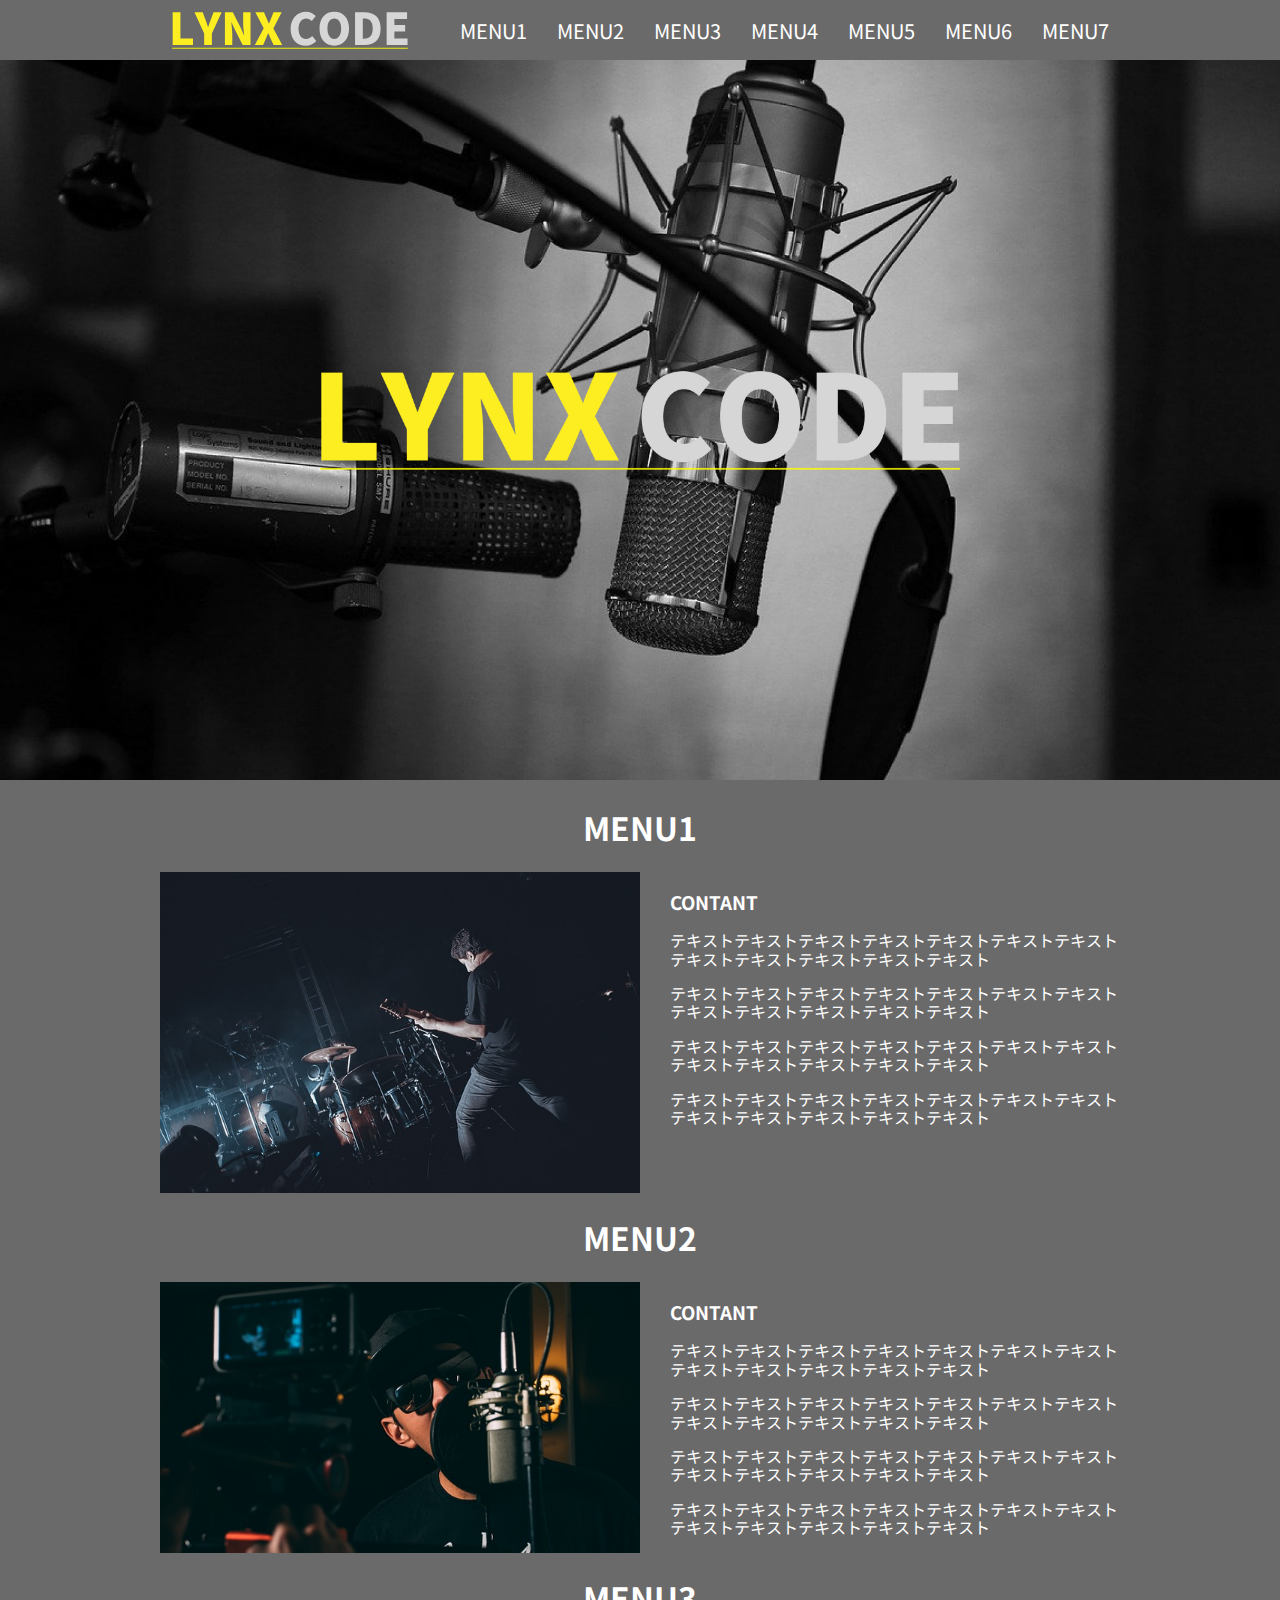
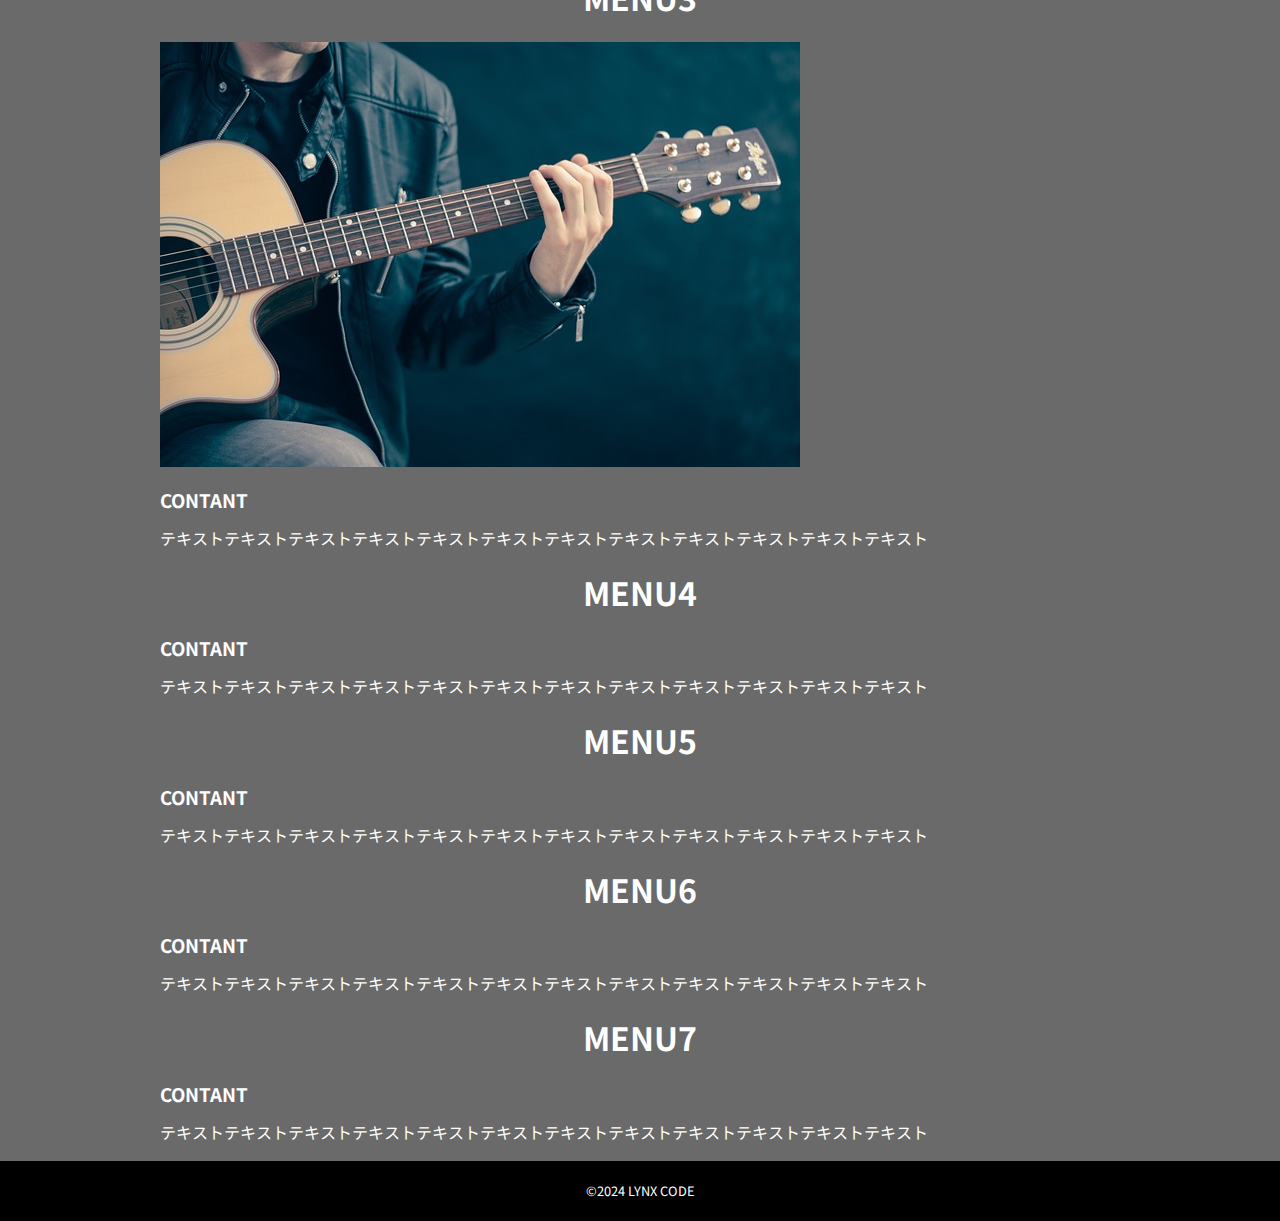
<file: lynxcode/index.html>
<!DOCTYPE html>
<html lang="ja">

<head>
    <!---->
    <title>HTML/CSS:基礎学習</title>
    <meta charset="UTF-8">
    <meta name="description" content="私が学習しているHTML/CSSの基礎学習のまとめサイトです。">
    <!---->
    <meta name="viewport" content="width=device-width, initial-scale=1.0">
    <!---->
    <!---->
    <link rel="icon" href="images/icon.png">
    <!---->
    <link rel="stylesheet" href="css/normalize.css">
    <link rel="stylesheet" href="css/style.css">
    <!---->
    <link rel="preconnect" href="https://fonts.googleapis.com">
    <link rel="preconnect" href="https://fonts.gstatic.com" crossorigin>
    <link href="https://fonts.googleapis.com/css2?family=Noto+Sans+JP:wght@100..900&display=swap" rel="stylesheet">
</head>

<body>
    <!---->
    <header id="header">
        <h1 class="header-logo">
            <a href="index.html"><img src="images/logo.svg" alt="logo"></a>
        </h1>
        <nav>
            <ul>
                <li><a href="#menu1">MENU1</a></li>
                <li><a href="#menu2">MENU2</a></li>
                <li><a href="#menu3">MENU3</a></li>
                <li><a href="#menu4">MENU4</a></li>
                <li><a href="#menu5">MENU5</a></li>
                <li><a href="#menu6">MENU6</a></li>
                <li><a href="#menu7">MENU7</a></li>
            </ul>
        </nav>
    </header>
    <!---->

    <!---->
    <main>
        <article>
            <div>
                <img src="images/mainvisual_logo.jpg" alt="mainvisual">
            </div>
            <!---->
            <section id="menu1" class="container">
                <h2 class="section-title">MENU1</h2>
                <div class="menu1-contant">
                    <img src="images/live.jpg" alt="コンサートをするバンド">
                    <div class="menu1-text">
                        <h3>CONTANT</h3>
                        <p>テキストテキストテキストテキストテキストテキストテキストテキストテキストテキストテキストテキスト</p>
                        <p>テキストテキストテキストテキストテキストテキストテキストテキストテキストテキストテキストテキスト</p>
                        <p>テキストテキストテキストテキストテキストテキストテキストテキストテキストテキストテキストテキスト</p>
                        <p>テキストテキストテキストテキストテキストテキストテキストテキストテキストテキストテキストテキスト</p>
                    </div>
                </div>
            </section>
            <!---->

            <!---->
            <section id="menu2" class="container">
                <h2 class="section-title">MENU2</h2>
                <div class="menu2-contant">
                    <img src="images/man.jpg" alt="歌う男性">
                    <div class="menu2-text">
                        <h3 class="contant-title">CONTANT</h3>
                        <p>テキストテキストテキストテキストテキストテキストテキストテキストテキストテキストテキストテキスト</p>
                        <p>テキストテキストテキストテキストテキストテキストテキストテキストテキストテキストテキストテキスト</p>
                        <p>テキストテキストテキストテキストテキストテキストテキストテキストテキストテキストテキストテキスト</p>
                        <p>テキストテキストテキストテキストテキストテキストテキストテキストテキストテキストテキストテキスト</p>
                    </div>
                </div>
            </section>
            <!---->

            <!---->
            <section id="menu1" class="container">
                <h2 class="section-title">MENU3</h2>
                <div class="menu3-contant">
                    <img src="images/guitar.jpg" alt="ギターを弾く男性">
                    <div>
                        <h3>CONTANT</h3>
                        <p>テキストテキストテキストテキストテキストテキストテキストテキストテキストテキストテキストテキスト</p>
                    </div>
                </div>
            </section>
            <!---->

            <!---->
            <section id="menu4" class="container">
                <h2 class="section-title">MENU4</h2>
                <h3 class="contant-title">CONTANT</h3>
                <p>テキストテキストテキストテキストテキストテキストテキストテキストテキストテキストテキストテキスト</p>
            </section>
            <!---->

            <!---->
            <section id="menu5" class="container">
                <h2 class="section-title">MENU5</h2>
                <h3 class="contant-title">CONTANT</h3>
                <p>テキストテキストテキストテキストテキストテキストテキストテキストテキストテキストテキストテキスト</p>
            </section>
            <!---->

            <!---->
            <section id="menu6" class="container">
                <h2 class="section-title">MENU6</h2>
                <h3 class="contant-title">CONTANT</h3>
                <p>テキストテキストテキストテキストテキストテキストテキストテキストテキストテキストテキストテキスト</p>
            </section>
            <!---->

            <!---->
            <section id="menu7" class="container">
                <h2 class="section-title">MENU7</h2>
                <h3 class="contant-title">CONTANT</h3>
                <p>テキストテキストテキストテキストテキストテキストテキストテキストテキストテキストテキストテキスト</p>
            </section>
            <!---->
        </article>
    </main>
    <!---->

    <!---->
    <footer id="footer">
        <small>
            <p>&copy;2024 LYNX CODE</p>
        </small>
    </footer>
    <!---->
</body>

</html>
</file>
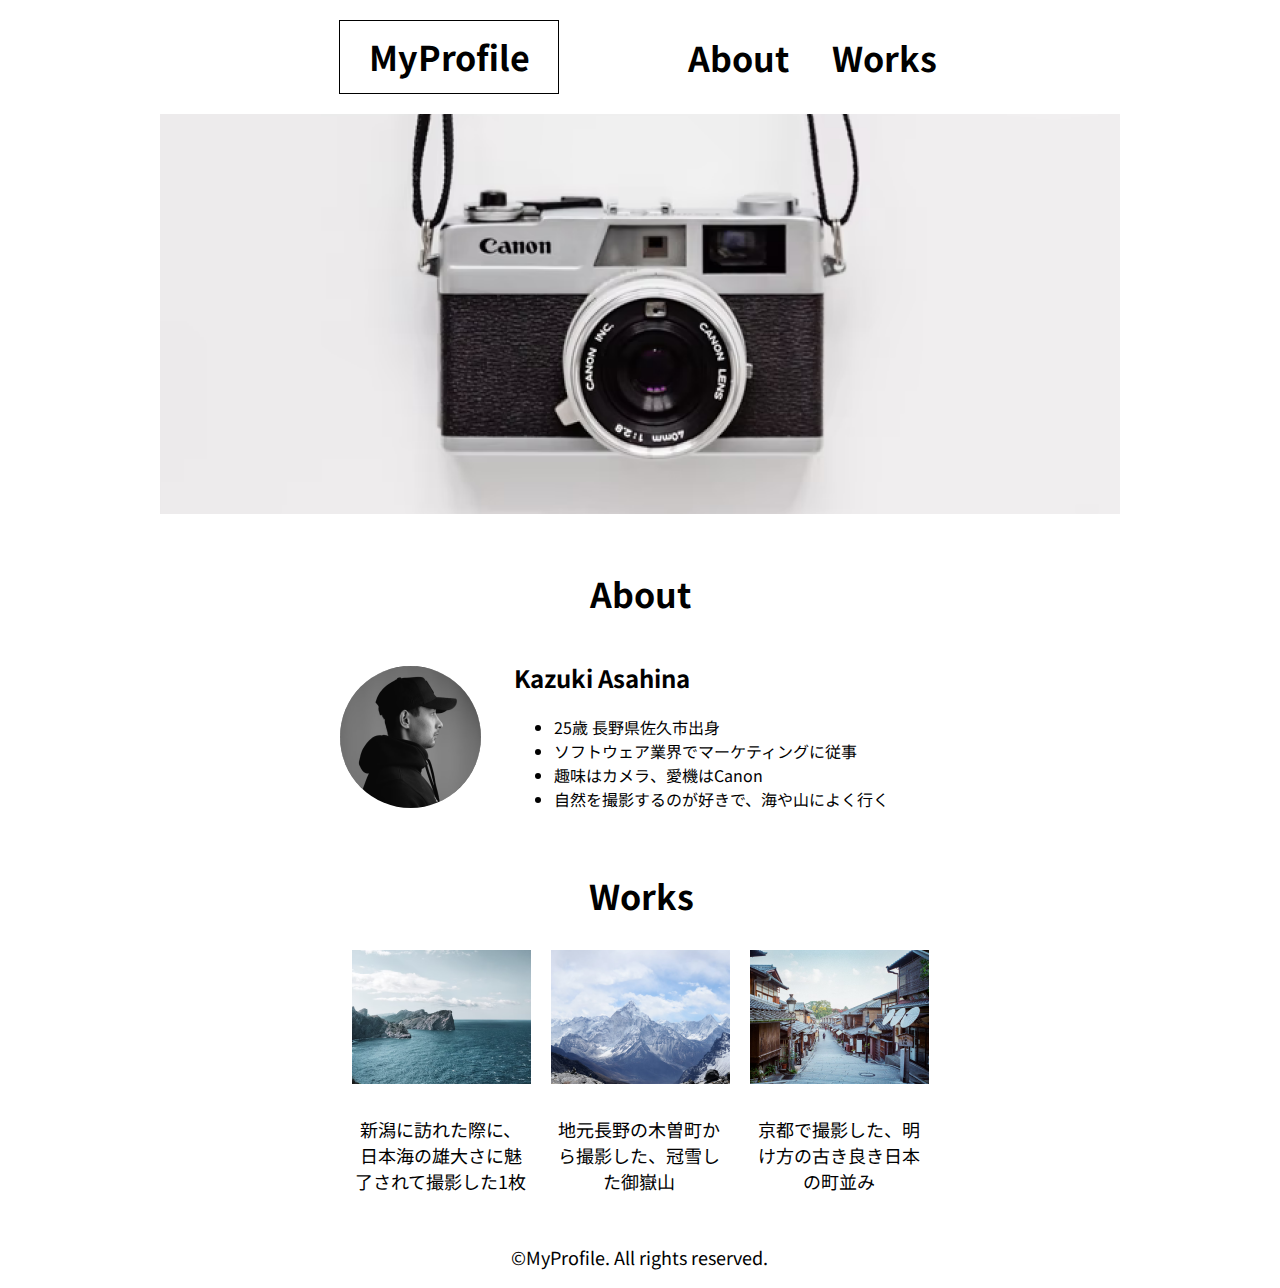
<file: 模写コーディング/index.html>
<!DOCTYPE html>
<html lang="ja">

<head>
    <meta charset="UTF-8">
    <meta name="viewport" content="width=device-width, initial-scale=1.0">
    <title>MyProfile</title>
    <meta name="description" content="Kazuki Asahina プロフィールサイトです。">
    <!-- CSSのリンク -->
    <link rel="stylesheet" href="style.css">
    <!-- Google fontのリンク -->
    <link rel="preconnect" href="https://fonts.googleapis.com">
    <link rel="preconnect" href="https://fonts.gstatic.com" crossorigin>
    <link href="https://fonts.googleapis.com/css2?family=Noto+Sans+JP:wght@100..900&display=swap" rel="stylesheet">
</head>

<body>
    <!-- header -->
    <header>
        <nav id="nav-pc">
            <div id="nav-content1">
                <a href="index.html">MyProfile</a>
            </div> 
            <div id="nav-content2">   
                <a href="index.html#about">About</a>
                <a href="index.html#works">Works</a>
            </div>    
        </nav>
    </header>
    
    
    <!-- main -->
    <main>
        <img id="main-visual" src="images/main.png" alt="Canon製品の一眼レフカメラ">
        <!-- 本文 -->
        <article>
            <!-- About -->
            <section id="about">
                <h1>About</h1>
                <div id="about-content">
                    <div>
                     <img id="about-img" src="images/about.png" alt="Kazuki Asahinaプロフィール写真">
                    </div>
                    <div id="about-profile">
                     <h2>Kazuki Asahina</h2>
                      <ul>
                         <li>25歳 長野県佐久市出身</li>
                         <li>ソフトウェア業界でマーケティングに従事</li>
                         <li>趣味はカメラ、愛機はCanon</li>
                         <li>自然を撮影するのが好きで、海や山によく行く</li>
                      </ul>
                    </div>
                </div>
            </section>
            <!-- Works -->
            <section id="works">
                <h1>Works</h1>
                <div id="works-content">
                    <div class="works-card">
                        <img src="images/works1.png" alt="新潟の海">
                        <p>新潟に訪れた際に、日本海の雄大さに魅了されて撮影した1枚</p>
                    </div>

                    <div class="works-card-center">
                        <img src="images/works2.png" alt="長野の御嶽山">
                        <p>地元長野の木曽町から撮影した、冠雪した御嶽山</p>
                    </div>

                    <div class="works-card">
                        <img src="images/works3.png" alt="京都の町並み">
                        <p>京都で撮影した、明け方の古き良き日本の町並み</p>
                    </div>
                </div>
            </section>
        </article>
    </main>
    <!-- footer -->
    <footer>
        <p>&copy;MyProfile. All rights reserved.</p>
    </footer>
</body>
</html>
</file>
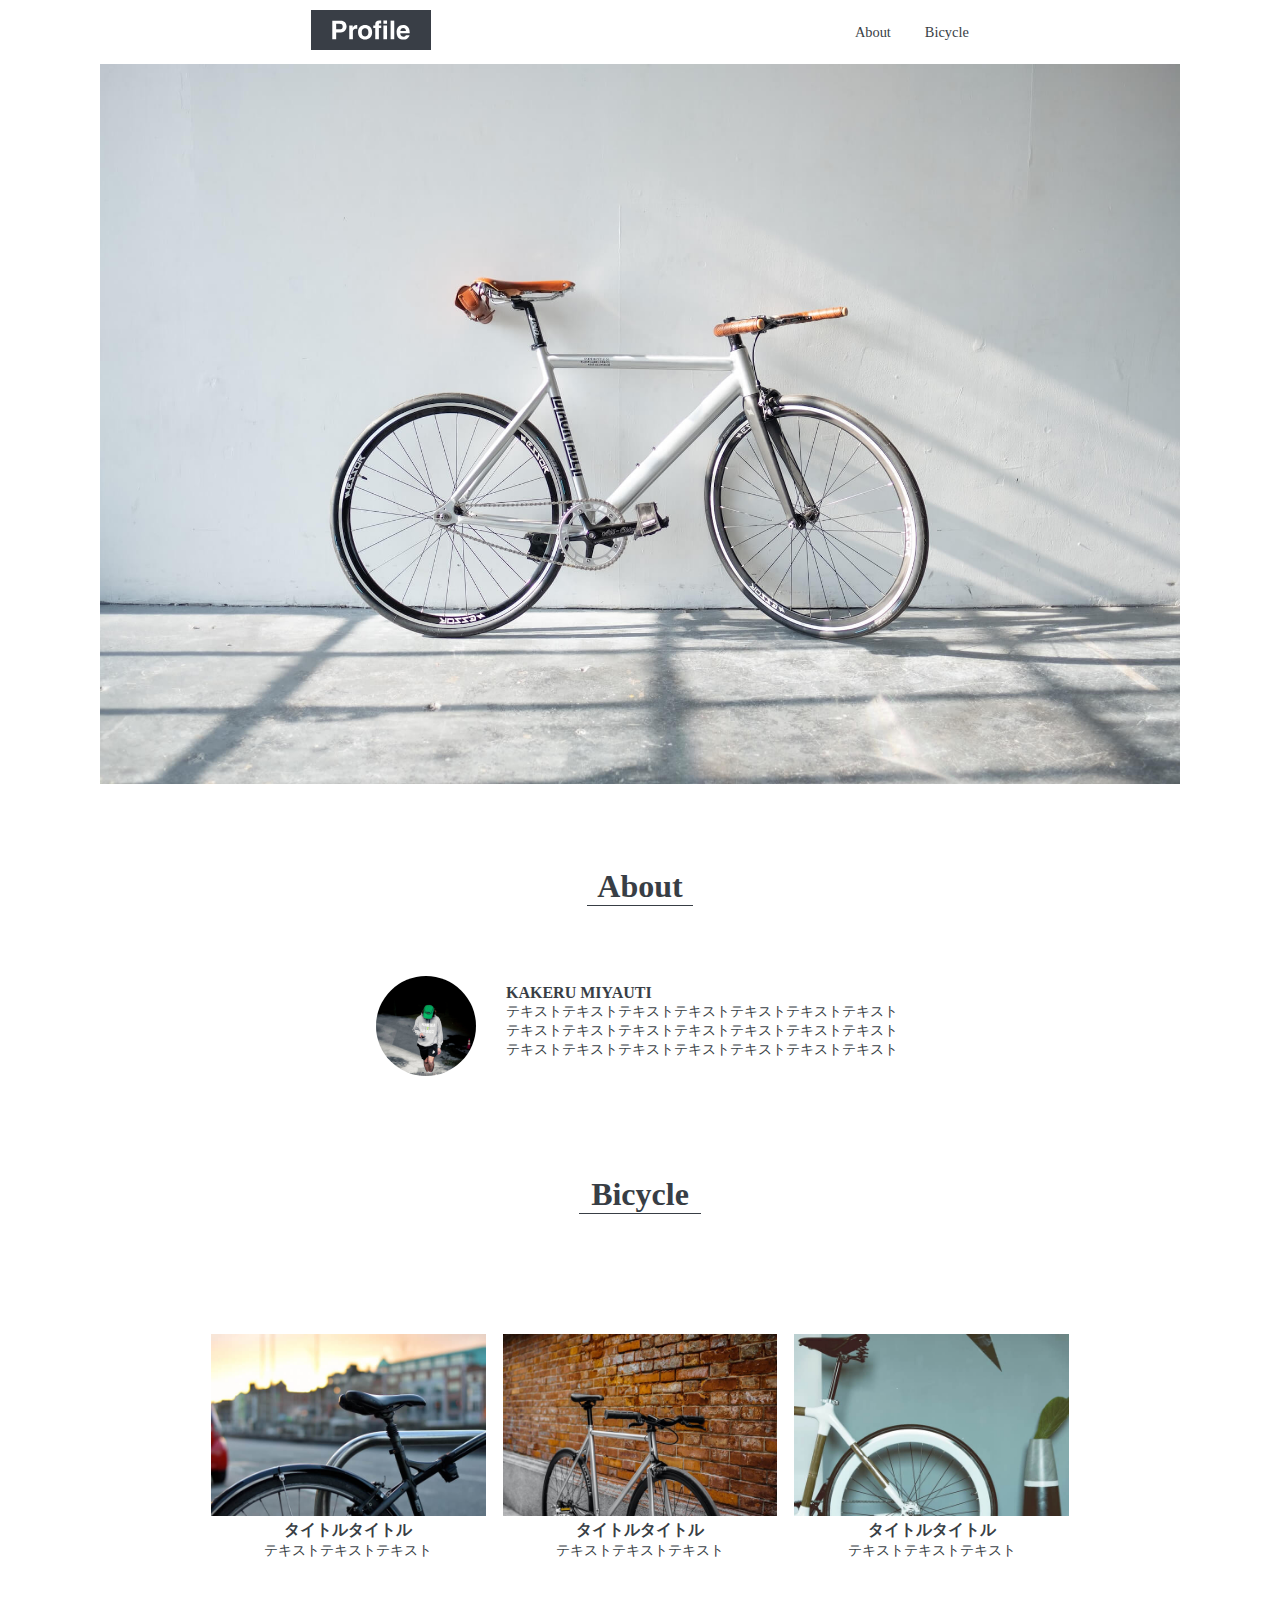
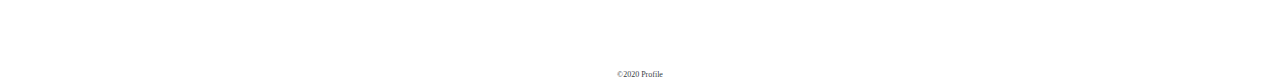
<file: 入門編：プロフィールサイト／1カラム/Profile/index.html>
<!DOCTYPE html>
<html lang="ja">
    <head>
        <title>Profile</title>
        <meta charset="UTF-8">
        <meta name="description" content="KAKERU MIYAUTI PROFILE">
        <meta name="viewport" content="width=device-width, initial-scale=1">
        <!-- CSS -->
        <link rel="stylesheet" href="style.css">
    </head>
    <body>
        <!-- header -->
        <header>
            <nav id="nav-pc">
                <a href="index.html"><img id="logo" src="img/logo.svg" alt="ロゴ"></a>
                <div class="nav-menu">
                    <a href="index.html#about">About</a>
                    <a href="index.html#bicycle">Bicycle</a>
                </div>
            </nav>
        </header>

        <main>
            <article>
                <!-- main visual -->
                <div>
                    <img id="mainvisual" src="img/mainvisual.jpg" alt="白い競技用自転車">
                </div>

                <!-- About -->
                <section id="about">
                    <h1>About</h1>
                    <div class="about-content">
                        <img class="about-img" src="img/about.jpg" alt="KAKERU MIYAUTI プロフィール画像">
                        <div class="about-text">
                            <h2>KAKERU MIYAUTI</h2>
                            <p>テキストテキストテキストテキストテキストテキストテキスト テキストテキストテキストテキストテキストテキストテキスト テキストテキストテキストテキストテキストテキストテキスト</p>
                        </div>
                    </div>
                </section>

                <!-- Bicycle -->
                <section id="bicycle">
                    <h1>Bicycle</h1>
                    <div class="bicycle-content">
                        <div class="bicycle-card">
                            <img src="img/bicycle1.jpg" alt="黒のボディーの自転車">
                            <h2>タイトルタイトル</h2>
                            <p>テキストテキストテキスト</p>
                        </div>
                        <div class="bicycle-card-center">
                            <img src="img/bicycle2.jpg" alt="銀のボディーの自転車">
                            <h2>タイトルタイトル</h2>
                            <p>テキストテキストテキスト</p>
                        </div>
                        <div class="bicycle-card">
                            <img src="img/bicycle3.jpg" alt="金のボディーの自転車">
                            <h2>タイトルタイトル</h2>
                            <p>テキストテキストテキスト</p>
                        </div>
                    </div>
                </section>
            </article>
        </main>
        <!-- footer -->
        <footer>&copy;2020 Profile</footer>
    </body>   
</html>
</file>
<file: lynxcode/css/style.css>
@charset "utf-8";

/* フォントのサイズをブラウザの基準に設定。 */
html {
    font-size: 100%;
}

/* ボディー内の背景色 文字色 使用するフォントを指定。 */
body {
    background-color: #6a6a6a;
    color: #ffffff;
    font-family: "Noto Sans JP", sans-serif;
}

/* 写真がはみ出ないようにサイズを画面幅いっぱいに表示。 */
img {
    max-width: 100%;
}

/* リンクの装飾をリセット。 */
a {
    text-decoration: none;
}

/* リストの先頭の装飾をリセット。*/
li {
    list-style: none;
}

/* 各セクションごとの最大幅の共通設定。*/
.container {
    max-width: 960px;
    margin: 0px auto 20px auto;
    padding: 0 4%;
}

/* 各セクションの見出し部分の共通設定。*/
.section-title {
    font-size: 2rem;
    text-align: center;
}

/* headerのimgと目に見えないaタグの行間をなくすため*/
.header-logo {
    line-height: 1px;
}

/* headerの画像幅にaタグのリンクを貼るため */
.header-logo a {
    display: block;
}

.header-logo img {
    width: 300px;
    min-width: 260px;
}

/**/
#header {
    max-width: 960px;
    height: 60px;
    display: flex;
    justify-content: space-between;
    align-items: center;
    margin: 0 auto;
    padding: 0 4%;
}

#header ul {
    display: flex;
}

#header li {
    font-size: 1.25rem;
    color: #ffffff;
    margin-right: 30px;
}

#header li a {
    color: #ffffff;
}
#header li a:hover {
    color: gold;
}

/**/
.menu1-contant {
    display: flex;
}
.menu1-contant img {
    width: 50%;
}
.menu1-text {
    margin-left: 30px;
}
/**/
.menu2-contant {
    display: flex;
}
.menu2-contant img {
    width: 50%;
}
.menu2-text {
    margin-left: 30px;
}

/**/
#footer {
    background-color: #000000;
    height: 60px;
    display: flex;
    justify-content: center;
    align-items: center;
}
</file>
<file: 模写コーディング/style.css>
body {
    background-color: white;
    color: black;
    font-family: "Noto Sans JP", sans-serif;
}

nav {
    font-size: 34px;
    font-weight: 700;
}

h1 {
    font-size: 34px;
    font-weight: 700;
}

h2 {
    font-size: 24px;
    font-weight: 700;
}

p {
    font-size: 18px;
}

#main-visual {
    width: 100%;
}
/* PC */
@media screen and (min-width: 768px) {
/* リセット */
body {
    margin: 0 auto 0 auto;
    padding: 0;
    width: 960px;
}

a:link {
    color: black;
    text-decoration: none;
}
a:visited {
    color: black;
}
a:hover {
    color: black;
    text-decoration: underline;
}
a:active {
    color: purple;
}

/* header */
    header {
        margin: 20px 183px 20px 179px;
    }
    #nav-pc {
        display: flex;
        justify-content: space-between;
        align-items: center;
    }

/* MyProfle */
    #nav-content1 {
        border: solid 1px black;
        padding: 11px 28px 12px 29px;
    }

/* About Works */
    #nav-content2 > a {
        margin-right: 35px;
    }
    #nav-content2 > a:last-child {
        margin-right: 0;
    }

/* About */
    #about > h1 {
       text-align: center;
       margin: 50px 428px 22px 428px;
    }
    #about-content {
        display: flex;
    }
    #about-img {
        margin-top: 26px;
        margin-left: 180px;
        border-radius: 50%;
        width: 141px;
        height: 142px;
        object-fit: cover;
    }
    #about-profile {
        margin-left: 33px;
    }

/* Works */
    #works >h1 {
        text-align: center;
        margin: 44px 425px 30px 428px;
    }
    #works-content {
        display: flex;
        justify-content: center;
        text-align: center;
    }
    .works-card > img {
        width: 179px;
        height: 134px;
    }
    .works-card > p {
        margin-top: 27px;
        width: 178px;
    }

    .works-card-center > img {
        width: 179px;
        height: 134px;
        margin-left: 20px;
        margin-right: 20px;
    }
    .works-card-center > p {
        width: 178px;
        margin-top: 27px;
        margin-left: 19px;
        margin-right: 19px;
    }
/* footer */
    footer {
        text-align: center;
        margin: 32px 347px 17px 345px;
    }
}
</file>
<file: 入門編：プロフィールサイト／1カラム/Profile/style.css>
@charset "UTF-8";
* {
    margin: 0;
    padding: 0;
}

body {
    font-family:'Hiragino Kaku Gothic ProN';
}

a {
    font-size: 14.4px;
    color: #24292E;
}
a:link {
    color: #383E45;
    text-decoration: none;
}
a:visited {
    color: #383E45;
}
a:hover {
    color: #383E45;
    text-decoration: underline;
}
a:active {
    color: #383E45;
}

h1 {
    font-size: 32px;
    color: #383E45;
}

h2 {
    font-size: 16px;
    color: #383E45;
}

p {
    font-size: 14.4px;
    color: #383E45;
}
footer {
    font-size: 8px;
    color: #383E45;
}

/* PC */
@media screen and (min-width: 768px) {
    body {
        max-width: 1080px;
        min-width: 960px;
        margin: 0 auto 0 auto;
    }

    /* nav */
    #logo {
        width: 120px;
        height: 40px;
    }

    nav {
        display: flex;
        justify-content: space-between;
        align-items: center;
        margin: 10px 211.2px 10px 211.2px;
    }

    .nav-menu > a {
        margin-left: 30px;
    }

    /* mainvisual */
    #mainvisual {
        width: 100%;
    }

    /* About */
    #about > h1 {
        text-align: center;
        margin: 80px auto 70px auto; 
        border-bottom: solid 1px #383E45;
        width: 106px;       
    }
    .about-content {
        display: flex;
        justify-content: center;
        align-items: center;
    }
    .about-img {
        width: 100px;
        height: 100px;
        border-radius: 50%;
    }

    .about-text {
        margin-left: 30px;
    }

    .about-text > p {
        width: 398px;
        height: 66px;
    }

    /* Bicycle */
    #bicycle > h1 {
        text-align: center;
        margin: 100px auto 60px auto;
        border-bottom: solid 1px #383E45;
        width: 122px;
    }
    .bicycle-content {
        display: flex;
        justify-content: center;
        text-align: center;
    }
    .bicycle-card > img {
        width: 274.4px;
        height: 182px;
    }
    .bicycle-card {
        padding: 60px 0 110px 0;
    }
    .bicycle-card-center > img {
        width: 274.4px;
        height: 182px;
    }
    .bicycle-card-center {
        padding: 60px 17.2px 110px 17.2px;
    }

    /* footer */
    footer {
        text-align: center;
    }
}

@media screen and (max-width: 767px) {}
</file>
